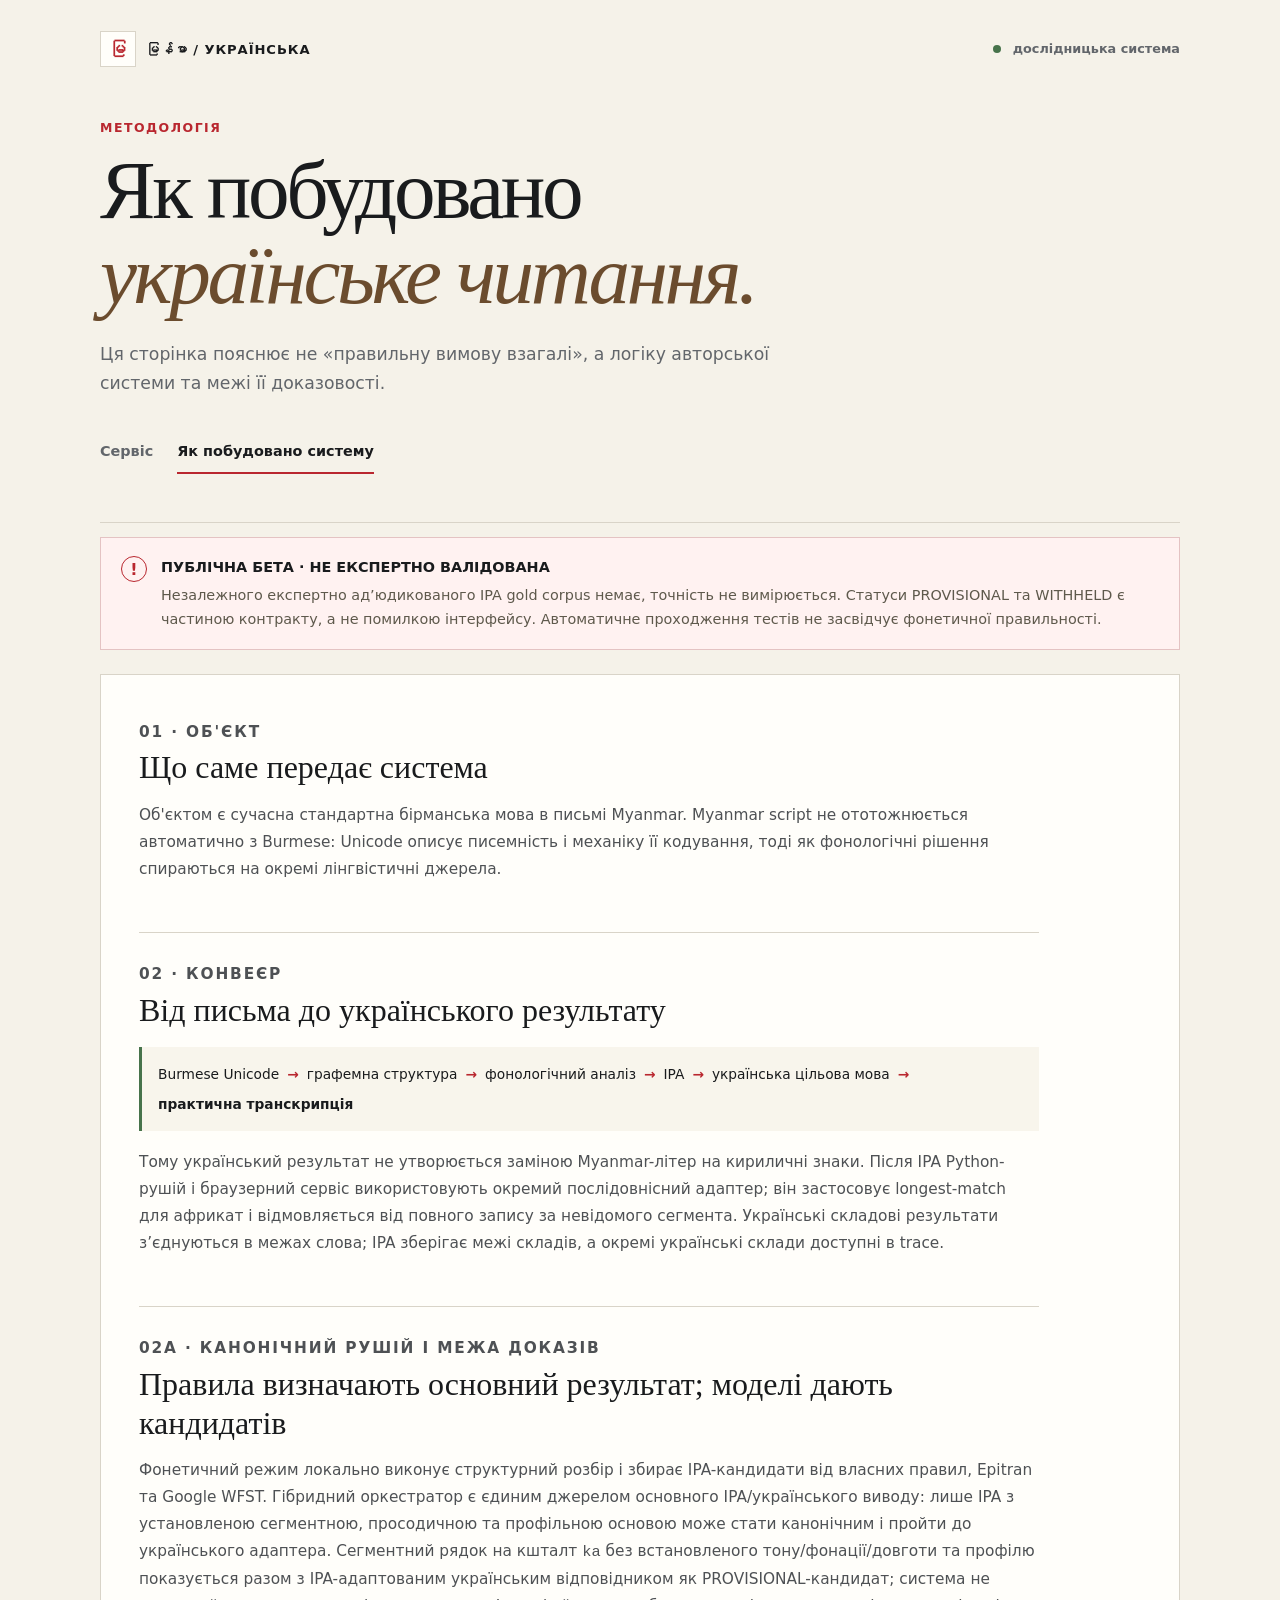
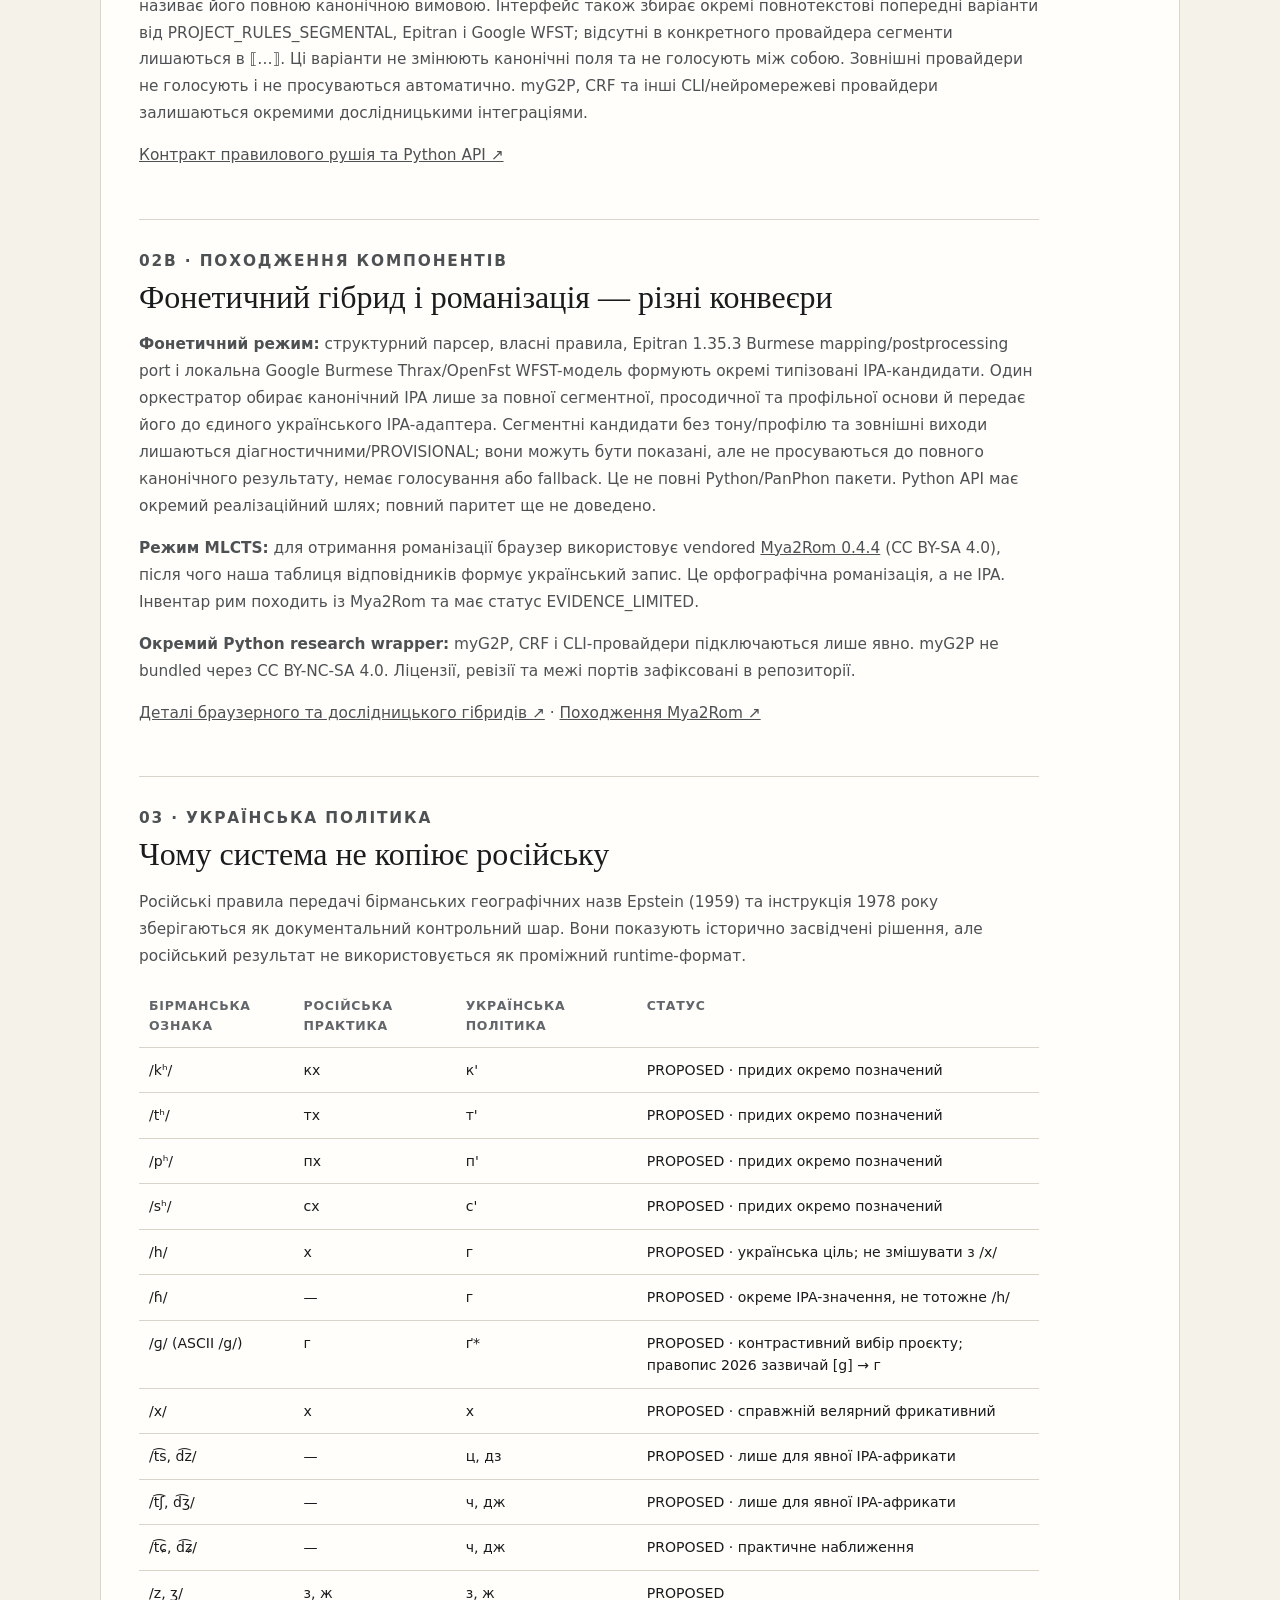
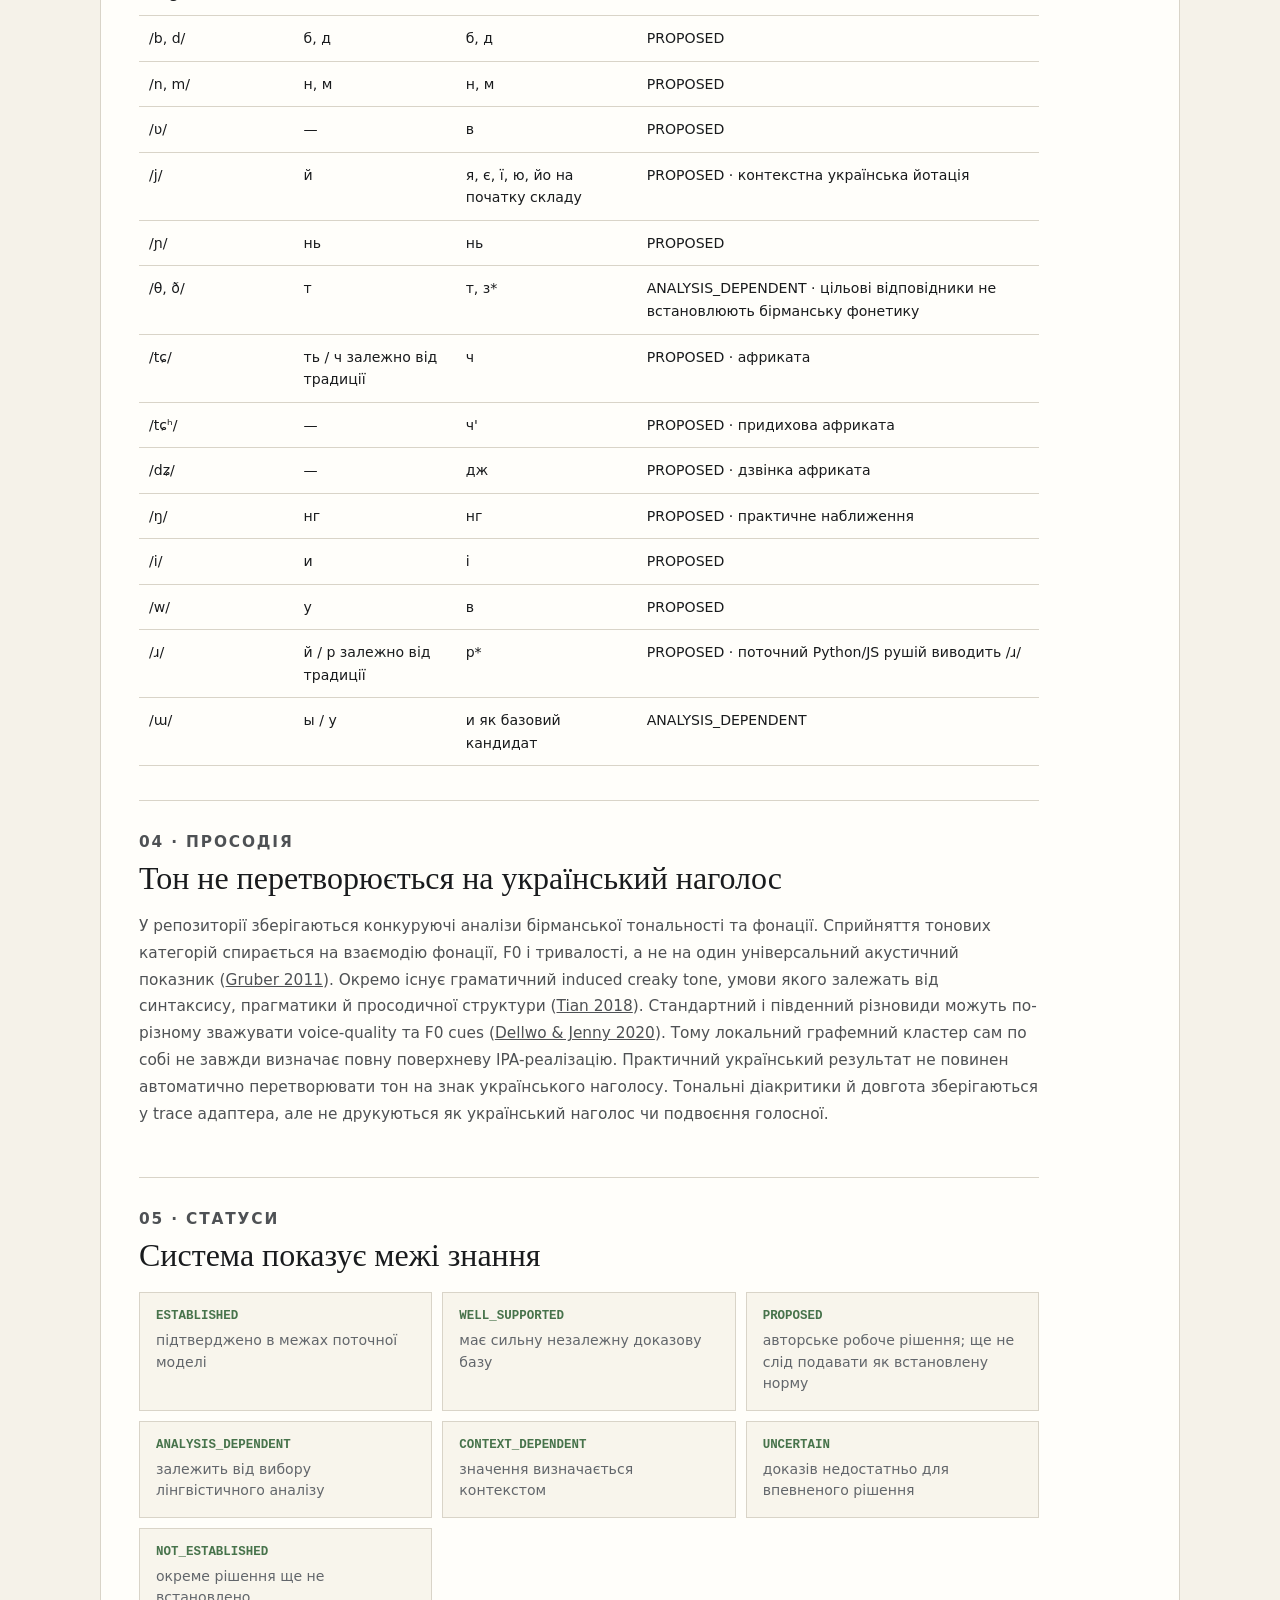
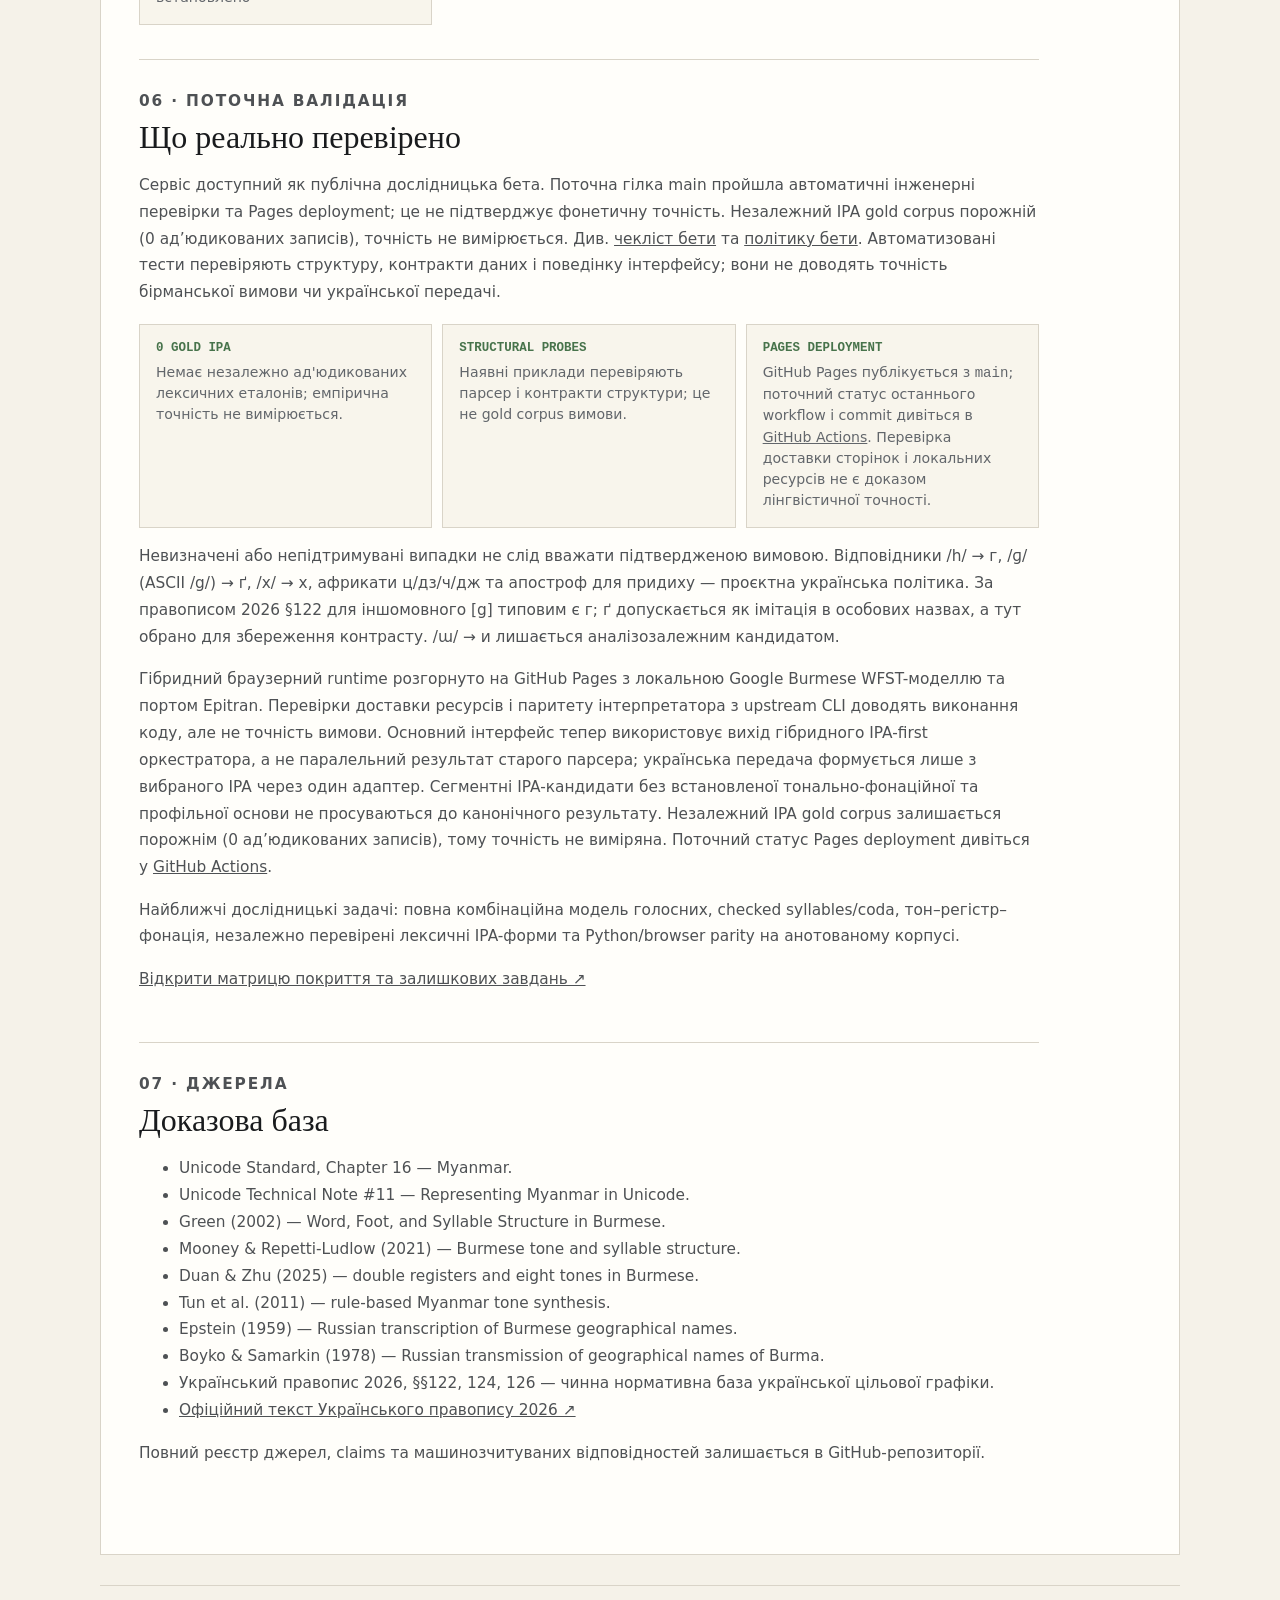
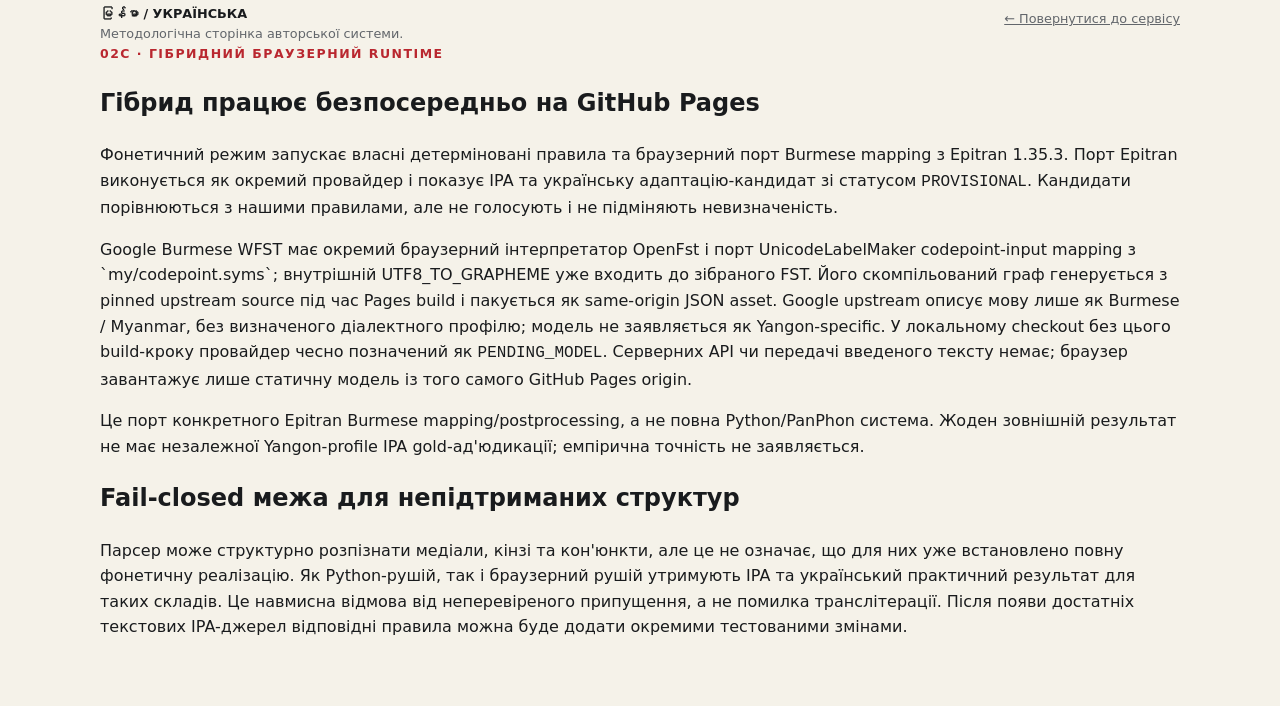
<file: system.html>
<!doctype html>
<html lang="uk">
<head>
<meta charset="UTF-8"><meta name="viewport" content="width=device-width, initial-scale=1">
<meta http-equiv="Content-Security-Policy" content="default-src 'self'; script-src 'self'; style-src 'self'; connect-src 'none'; img-src 'self' data:; font-src 'self'; base-uri 'none'; form-action 'none'; frame-ancestors 'none'; object-src 'none'">
<meta name="description" content="Методологія авторської української практичної системи передачі бірманської мови.">
<title>Система / မြန်မာ → УКРАЇНСЬКА</title>
<link rel="stylesheet" href="./src/web/styles.css?v=20261102-responsive-ui">
</head>
<body>
<a class="skip-link" href="#main-content">Перейти до основного вмісту</a>
<main id="main-content" class="shell" tabindex="-1">
<header class="site-header">
  <div class="topline"><a class="brand" href="./"><span class="brand-mark" aria-hidden="true">မြ</span><span>မြန်မာ / УКРАЇНСЬКА</span></a><span class="local"><i aria-hidden="true"></i> дослідницька система</span></div>
  <div class="hero compact"><p class="eyebrow">Методологія</p><h1>Як побудовано <em>українське читання.</em></h1><p class="subtitle">Ця сторінка пояснює не «правильну вимову взагалі», а логіку авторської системи та межі її доказовості.</p></div>
  <nav class="nav" aria-label="Основна навігація"><a href="./">Сервіс</a><a class="active" href="./system.html">Як побудовано систему</a></nav>
</header>

<section class="issues research-notice" aria-label="Статус публічної бета-версії"><span aria-hidden="true">!</span><div><strong>ПУБЛІЧНА БЕТА · НЕ ЕКСПЕРТНО ВАЛІДОВАНА</strong><p>Незалежного експертно ад’юдикованого IPA gold corpus немає, точність не вимірюється. Статуси PROVISIONAL та WITHHELD є частиною контракту, а не помилкою інтерфейсу. Автоматичне проходження тестів не засвідчує фонетичної правильності.</p></div></section>

<article class="document">
<section><p class="kicker">01 · Об'єкт</p><h2>Що саме передає система</h2><p>Об'єктом є сучасна стандартна бірманська мова в письмі Myanmar. Myanmar script не ототожнюється автоматично з Burmese: Unicode описує писемність і механіку її кодування, тоді як фонологічні рішення спираються на окремі лінгвістичні джерела.</p></section>
<section><p class="kicker">02 · Конвеєр</p><h2>Від письма до українського результату</h2><div class="pipeline"><span>Burmese Unicode</span><b>→</b><span>графемна структура</span><b>→</b><span>фонологічний аналіз</span><b>→</b><span>IPA</span><b>→</b><span>українська цільова мова</span><b>→</b><strong>практична транскрипція</strong></div><p>Тому український результат не утворюється заміною Myanmar-літер на кириличні знаки. Після IPA Python-рушій і браузерний сервіс використовують окремий послідовнісний адаптер; він застосовує longest-match для африкат і відмовляється від повного запису за невідомого сегмента. Українські складові результати з’єднуються в межах слова; IPA зберігає межі складів, а окремі українські склади доступні в trace.</p></section>
<section><p class="kicker">02A · Канонічний рушій і межа доказів</p><h2>Правила визначають основний результат; моделі дають кандидатів</h2><p>Фонетичний режим локально виконує структурний розбір і збирає IPA-кандидати від власних правил, Epitran та Google WFST. Гібридний оркестратор є єдиним джерелом основного IPA/українського виводу: лише IPA з установленою сегментною, просодичною та профільною основою може стати канонічним і пройти до українського адаптера. Сегментний рядок на кшталт <code>ka</code> без встановленого тону/фонації/довготи та профілю показується разом з IPA-адаптованим українським відповідником як PROVISIONAL-кандидат; система не називає його повною канонічною вимовою. Інтерфейс також збирає окремі повнотекстові попередні варіанти від PROJECT_RULES_SEGMENTAL, Epitran і Google WFST; відсутні в конкретного провайдера сегменти лишаються в ⟦…⟧. Ці варіанти не змінюють канонічні поля та не голосують між собою. Зовнішні провайдери не голосують і не просуваються автоматично. myG2P, CRF та інші CLI/нейромережеві провайдери залишаються окремими дослідницькими інтеграціями.</p><p><a href="https://github.com/ClippyFirst/Burmese-Ukrainian-Phonetic-System-/blob/main/docs/DETERMINISTIC-RULE-ENGINE.md">Контракт правилового рушія та Python API ↗</a></p></section><section><p class="kicker">02B · Походження компонентів</p><h2>Фонетичний гібрид і романізація — різні конвеєри</h2><p><strong>Фонетичний режим:</strong> структурний парсер, власні правила, Epitran 1.35.3 Burmese mapping/postprocessing port і локальна Google Burmese Thrax/OpenFst WFST-модель формують окремі типізовані IPA-кандидати. Один оркестратор обирає канонічний IPA лише за повної сегментної, просодичної та профільної основи й передає його до єдиного українського IPA-адаптера. Сегментні кандидати без тону/профілю та зовнішні виходи лишаються діагностичними/PROVISIONAL; вони можуть бути показані, але не просуваються до повного канонічного результату, немає голосування або fallback. Це не повні Python/PanPhon пакети. Python API має окремий реалізаційний шлях; повний паритет ще не доведено.</p><p><strong>Режим MLCTS:</strong> для отримання романізації браузер використовує vendored <a href="https://github.com/myanmaropenwordnet/mya2rom">Mya2Rom 0.4.4</a> (CC BY-SA 4.0), після чого наша таблиця відповідників формує український запис. Це орфографічна романізація, а не IPA. Інвентар рим походить із Mya2Rom та має статус EVIDENCE_LIMITED.</p><p><strong>Окремий Python research wrapper:</strong> myG2P, CRF і CLI-провайдери підключаються лише явно. myG2P не bundled через CC BY-NC-SA 4.0. Ліцензії, ревізії та межі портів зафіксовані в репозиторії.</p><p><a href="https://github.com/ClippyFirst/Burmese-Ukrainian-Phonetic-System-/blob/main/docs/hybrid-engines.md">Деталі браузерного та дослідницького гібридів ↗</a> · <a href="https://github.com/ClippyFirst/Burmese-Ukrainian-Phonetic-System-/blob/main/vendor/mya2rom/NOTICE.md">Походження Mya2Rom ↗</a></p></section>
<section><p class="kicker">03 · Українська політика</p><h2>Чому система не копіює російську</h2><p>Російські правила передачі бірманських географічних назв Epstein (1959) та інструкція 1978 року зберігаються як документальний контрольний шар. Вони показують історично засвідчені рішення, але російський результат не використовується як проміжний runtime-формат.</p><div class="table-wrap"><table><thead><tr><th>Бірманська ознака</th><th>Російська практика</th><th>Українська політика</th><th>Статус</th></tr></thead><tbody>
<tr><td>/kʰ/</td><td>кх</td><td>к'</td><td>PROPOSED · придих окремо позначений</td></tr>
<tr><td>/tʰ/</td><td>тх</td><td>т'</td><td>PROPOSED · придих окремо позначений</td></tr>
<tr><td>/pʰ/</td><td>пх</td><td>п'</td><td>PROPOSED · придих окремо позначений</td></tr>
<tr><td>/sʰ/</td><td>сх</td><td>с'</td><td>PROPOSED · придих окремо позначений</td></tr>
<tr><td>/h/</td><td>х</td><td>г</td><td>PROPOSED · українська ціль; не змішувати з /x/</td></tr>
<tr><td>/ɦ/</td><td>—</td><td>г</td><td>PROPOSED · окреме IPA-значення, не тотожне /h/</td></tr>
<tr><td>/ɡ/ (ASCII /g/)</td><td>г</td><td>ґ*</td><td>PROPOSED · контрастивний вибір проєкту; правопис 2026 зазвичай [g] → г</td></tr>
<tr><td>/x/</td><td>х</td><td>х</td><td>PROPOSED · справжній велярний фрикативний</td></tr>
<tr><td>/t͡s, d͡z/</td><td>—</td><td>ц, дз</td><td>PROPOSED · лише для явної IPA-африкати</td></tr>
<tr><td>/t͡ʃ, d͡ʒ/</td><td>—</td><td>ч, дж</td><td>PROPOSED · лише для явної IPA-африкати</td></tr>
<tr><td>/t͡ɕ, d͡ʑ/</td><td>—</td><td>ч, дж</td><td>PROPOSED · практичне наближення</td></tr>
<tr><td>/z, ʒ/</td><td>з, ж</td><td>з, ж</td><td>PROPOSED</td></tr>
<tr><td>/b, d/</td><td>б, д</td><td>б, д</td><td>PROPOSED</td></tr>
<tr><td>/n, m/</td><td>н, м</td><td>н, м</td><td>PROPOSED</td></tr>
<tr><td>/ʋ/</td><td>—</td><td>в</td><td>PROPOSED</td></tr>
<tr><td>/j/</td><td>й</td><td>я, є, ї, ю, йо на початку складу</td><td>PROPOSED · контекстна українська йотація</td></tr>
<tr><td>/ɲ/</td><td>нь</td><td>нь</td><td>PROPOSED</td></tr>
<tr><td>/θ, ð/</td><td>т</td><td>т, з*</td><td>ANALYSIS_DEPENDENT · цільові відповідники не встановлюють бірманську фонетику</td></tr>
<tr><td>/tɕ/</td><td>ть / ч залежно від традиції</td><td>ч</td><td>PROPOSED · африката</td></tr>
<tr><td>/tɕʰ/</td><td>—</td><td>ч'</td><td>PROPOSED · придихова африката</td></tr>
<tr><td>/dʑ/</td><td>—</td><td>дж</td><td>PROPOSED · дзвінка африката</td></tr>
<tr><td>/ŋ/</td><td>нг</td><td>нг</td><td>PROPOSED · практичне наближення</td></tr>
<tr><td>/i/</td><td>и</td><td>і</td><td>PROPOSED</td></tr>
<tr><td>/w/</td><td>у</td><td>в</td><td>PROPOSED</td></tr>
<tr><td>/ɹ/</td><td>й / р залежно від традиції</td><td>р*</td><td>PROPOSED · поточний Python/JS рушій виводить /ɹ/</td></tr>
<tr><td>/ɯ/</td><td>ы / у</td><td>и як базовий кандидат</td><td>ANALYSIS_DEPENDENT</td></tr>
</tbody></table></div></section>
<section><p class="kicker">04 · Просодія</p><h2>Тон не перетворюється на український наголос</h2><p>У репозиторії зберігаються конкуруючі аналізи бірманської тональності та фонації. Сприйняття тонових категорій спирається на взаємодію фонації, F0 і тривалості, а не на один універсальний акустичний показник (<a href="https://doi.org/10.3765/exabs.v0i0.557">Gruber 2011</a>). Окремо існує граматичний induced creaky tone, умови якого залежать від синтаксису, прагматики й просодичної структури (<a href="https://doi.org/10.1075/ltba.18007.tia">Tian 2018</a>). Стандартний і південний різновиди можуть по-різному зважувати voice-quality та F0 cues (<a href="https://doi.org/10.1121/1.5147395">Dellwo &amp; Jenny 2020</a>). Тому локальний графемний кластер сам по собі не завжди визначає повну поверхневу IPA-реалізацію. Практичний український результат не повинен автоматично перетворювати тон на знак українського наголосу. Тональні діакритики й довгота зберігаються у trace адаптера, але не друкуються як український наголос чи подвоєння голосної.</p></section>
<section><p class="kicker">05 · Статуси</p><h2>Система показує межі знання</h2><div class="status-grid"><div><b>ESTABLISHED</b><span>підтверджено в межах поточної моделі</span></div><div><b>WELL_SUPPORTED</b><span>має сильну незалежну доказову базу</span></div><div><b>PROPOSED</b><span>авторське робоче рішення; ще не слід подавати як встановлену норму</span></div><div><b>ANALYSIS_DEPENDENT</b><span>залежить від вибору лінгвістичного аналізу</span></div><div><b>CONTEXT_DEPENDENT</b><span>значення визначається контекстом</span></div><div><b>UNCERTAIN</b><span>доказів недостатньо для впевненого рішення</span></div><div><b>NOT_ESTABLISHED</b><span>окреме рішення ще не встановлено</span></div></div></section>
<section id="validation-status"><p class="kicker">06 · Поточна валідація</p><h2>Що реально перевірено</h2><p>Сервіс доступний як публічна дослідницька бета. Поточна гілка main пройшла автоматичні інженерні перевірки та Pages deployment; це не підтверджує фонетичну точність. Незалежний IPA gold corpus порожній (0 ад’юдикованих записів), точність не вимірюється. Див. <a href="./docs/BETA-RELEASE-CHECKLIST.md">чекліст бети</a> та <a href="./docs/BETA-RELEASE-POLICY.md">політику бети</a>. Автоматизовані тести перевіряють структуру, контракти даних і поведінку інтерфейсу; вони не доводять точність бірманської вимови чи української передачі.</p><div class="status-grid"><div><b>0 GOLD IPA</b><span>Немає незалежно ад'юдикованих лексичних еталонів; емпірична точність не вимірюється.</span></div><div><b>STRUCTURAL PROBES</b><span>Наявні приклади перевіряють парсер і контракти структури; це не gold corpus вимови.</span></div><div><b>PAGES DEPLOYMENT</b><span>GitHub Pages публікується з <code>main</code>; поточний статус останнього workflow і commit дивіться в <a href="https://github.com/ClippyFirst/Burmese-Ukrainian-Phonetic-System-/actions">GitHub Actions</a>. Перевірка доставки сторінок і локальних ресурсів не є доказом лінгвістичної точності.</span></div></div><p>Невизначені або непідтримувані випадки не слід вважати підтвердженою вимовою. Відповідники /h/ → г, /ɡ/ (ASCII /g/) → ґ, /x/ → х, африкати ц/дз/ч/дж та апостроф для придиху — проєктна українська політика. За правописом 2026 §122 для іншомовного [g] типовим є г; ґ допускається як імітація в особових назвах, а тут обрано для збереження контрасту. /ɯ/ → и лишається аналізозалежним кандидатом.</p><p>Гібридний браузерний runtime розгорнуто на GitHub Pages з локальною Google Burmese WFST-моделлю та портом Epitran. Перевірки доставки ресурсів і паритету інтерпретатора з upstream CLI доводять виконання коду, але не точність вимови. Основний інтерфейс тепер використовує вихід гібридного IPA-first оркестратора, а не паралельний результат старого парсера; українська передача формується лише з вибраного IPA через один адаптер. Сегментні IPA-кандидати без встановленої тонально-фонаційної та профільної основи не просуваються до канонічного результату. Незалежний IPA gold corpus залишається порожнім (0 ад’юдикованих записів), тому точність не виміряна. Поточний статус Pages deployment дивіться у <a href="https://github.com/ClippyFirst/Burmese-Ukrainian-Phonetic-System-/actions">GitHub Actions</a>.</p><p>Найближчі дослідницькі задачі: повна комбінаційна модель голосних, checked syllables/coda, тон–регістр–фонація, незалежно перевірені лексичні IPA-форми та Python/browser parity на анотованому корпусі.</p><p><a href="https://github.com/ClippyFirst/Burmese-Ukrainian-Phonetic-System-/blob/main/docs/audits/current/EXECUTION-STATUS-MATRIX-2026-10-21.md" target="_blank" rel="noreferrer">Відкрити матрицю покриття та залишкових завдань ↗</a></p></section>
<section><p class="kicker">07 · Джерела</p><h2>Доказова база</h2><ul><li>Unicode Standard, Chapter 16 — Myanmar.</li><li>Unicode Technical Note #11 — Representing Myanmar in Unicode.</li><li>Green (2002) — Word, Foot, and Syllable Structure in Burmese.</li><li>Mooney & Repetti-Ludlow (2021) — Burmese tone and syllable structure.</li><li>Duan & Zhu (2025) — double registers and eight tones in Burmese.</li><li>Tun et al. (2011) — rule-based Myanmar tone synthesis.</li><li>Epstein (1959) — Russian transcription of Burmese geographical names.</li><li>Boyko & Samarkin (1978) — Russian transmission of geographical names of Burma.</li><li>Український правопис 2026, §§122, 124, 126 — чинна нормативна база української цільової графіки.</li>
<li><a href="https://mon.gov.ua/static-objects/mon/sites/1/zagalna%20serednya/Pravopys.2019/ukrayinskii-pravopis-oficiine-vidannia-2026.pdf" target="_blank" rel="noreferrer">Офіційний текст Українського правопису 2026 ↗</a></li></ul><p>Повний реєстр джерел, claims та машинозчитуваних відповідностей залишається в GitHub-репозиторії.</p></section>
</article>
<footer class="footer"><div><strong>မြန်မာ / УКРАЇНСЬКА</strong><span>Методологічна сторінка авторської системи.</span></div><div><a href="./">← Повернутися до сервісу</a></div></footer>
<section id="browser-hybrid-runtime" class="method-section">
  <p class="eyebrow">02C · Гібридний браузерний runtime</p>
  <h2>Гібрид працює безпосередньо на GitHub Pages</h2>
  <p>Фонетичний режим запускає власні детерміновані правила та браузерний порт Burmese mapping з Epitran 1.35.3. Порт Epitran виконується як окремий провайдер і показує IPA та українську адаптацію-кандидат зі статусом <code>PROVISIONAL</code>. Кандидати порівнюються з нашими правилами, але не голосують і не підміняють невизначеність.</p>
  <p>Google Burmese WFST має окремий браузерний інтерпретатор OpenFst і порт UnicodeLabelMaker codepoint-input mapping з `my/codepoint.syms`; внутрішній UTF8_TO_GRAPHEME уже входить до зібраного FST. Його скомпільований граф генерується з pinned upstream source під час Pages build і пакується як same-origin JSON asset. Google upstream описує мову лише як Burmese / Myanmar, без визначеного діалектного профілю; модель не заявляється як Yangon-specific. У локальному checkout без цього build-кроку провайдер чесно позначений як <code>PENDING_MODEL</code>. Серверних API чи передачі введеного тексту немає; браузер завантажує лише статичну модель із того самого GitHub Pages origin.</p>
  <p>Це порт конкретного Epitran Burmese mapping/postprocessing, а не повна Python/PanPhon система. Жоден зовнішній результат не має незалежної Yangon-profile IPA gold-ад'юдикації; емпірична точність не заявляється.</p>
</section>
<section id="fail-closed-ipa" class="method-section">
  <h2>Fail-closed межа для непідтриманих структур</h2>
  <p>Парсер може структурно розпізнати медіали, кінзі та кон'юнкти, але це не означає, що для них уже встановлено повну фонетичну реалізацію. Як Python-рушій, так і браузерний рушій утримують IPA та український практичний результат для таких складів. Це навмисна відмова від неперевіреного припущення, а не помилка транслітерації. Після появи достатніх текстових IPA-джерел відповідні правила можна буде додати окремими тестованими змінами.</p>
</section>
</main>
</body>
</html>
</file>
<file: src/web/styles.css>
:root{
  color-scheme:light;
  --ink:#191b1d;--muted:#62666b;--paper:#f5f2e9;--surface:#fffefa;
  --line:#d9d4c8;--red:#b9272f;--gold:#e7c34c;--green:#47734b;
  --soft:#f8f5ec;--focus:#2459a6;--content:1080px;
}
*{box-sizing:border-box}
html{scroll-behavior:smooth;scroll-padding-top:20px}
body{margin:0;background:var(--paper);color:var(--ink);font:16px/1.6 system-ui,-apple-system,"Segoe UI","Noto Sans",Arial,sans-serif}
a{color:inherit}
button,textarea,select{font:inherit}
button:focus-visible,a:focus-visible,textarea:focus-visible,select:focus-visible{outline:3px solid var(--focus);outline-offset:3px}
[hidden]{display:none!important}
.shell{width:min(var(--content),calc(100% - 48px));margin:0 auto;padding:28px 0 52px}
.site-header{padding-bottom:28px;border-bottom:1px solid var(--line)}
.topline{display:flex;align-items:center;justify-content:space-between;gap:20px;min-height:42px}
.brand{display:inline-flex;align-items:center;gap:10px;text-decoration:none;font-size:.82rem;font-weight:800;letter-spacing:.07em}
.brand-mark{display:grid;place-items:center;width:36px;height:36px;border:1px solid var(--line);background:var(--surface);color:var(--red);font-size:1.05rem}
.local{color:var(--muted);font-size:.8rem;font-weight:650}
.local i{display:inline-block;width:8px;height:8px;margin-right:7px;border-radius:50%;background:var(--green)}
.hero{max-width:820px;padding:64px 0 34px}
.hero.compact{padding-top:48px;padding-bottom:28px}
.eyebrow,.kicker{margin:0 0 10px;color:var(--red);font-size:.78rem;font-weight:800;letter-spacing:.12em;text-transform:uppercase}
.hero h1{max-width:900px;margin:0;font:500 clamp(2.8rem,6.5vw,5.25rem)/1.02 Georgia,"Times New Roman",serif;letter-spacing:-.04em}
.hero h1 em{color:#6b4c2e;font-style:italic}
.subtitle{max-width:700px;margin:22px 0 0;color:var(--muted);font-size:1.08rem;line-height:1.7}
.nav{display:flex;flex-wrap:wrap;gap:8px 24px;margin:4px 0 20px}
.nav a{display:inline-flex;align-items:center;min-height:44px;border-bottom:2px solid transparent;color:var(--muted);font-size:.9rem;font-weight:700;text-decoration:none}
.nav a:hover,.nav a.active{border-color:var(--red);color:var(--ink)}
.research-notice,.issues{display:flex;align-items:flex-start;gap:14px;padding:18px 20px;border:1px solid #e3d39b;background:#fff9e7}
.research-notice>span,.issues>span{display:grid;place-items:center;flex:0 0 26px;width:26px;height:26px;border:1px solid var(--red);border-radius:50%;color:var(--red);font-weight:900}
.research-notice strong,.issues strong{display:block;font-size:.9rem}
.research-notice>div,.issues>div{min-width:0}
.research-notice p,.issues p{margin:5px 0 0;color:#5e594c;font-size:.9rem;line-height:1.6;overflow-wrap:anywhere}
.research-notice a{color:#8c2028;font-weight:750}
.workspace,.results,.document{margin-top:24px;border:1px solid var(--line);background:var(--surface)}
.workspace,.results{padding:clamp(18px,3vw,28px)}
.bar{display:flex;align-items:center;justify-content:space-between;gap:16px}
.section-title{display:flex;align-items:center;gap:13px}
.section-number{display:grid;place-items:center;width:34px;height:34px;background:var(--gold);font:800 .8rem ui-monospace,monospace}
.kicker{margin-bottom:3px;color:var(--muted);font-size:.72rem}
.bar h2{margin:0;font-size:1.2rem;line-height:1.25}
.count,.result-note{color:var(--muted);font:650 .8rem ui-monospace,monospace}
.input-frame{position:relative;margin-top:18px;border:1px solid #aaa69d;background:#fff}
textarea{display:block;width:100%;min-height:190px;padding:22px 22px 48px;border:0;resize:vertical;background:transparent;color:var(--ink);font:1.8rem/1.8 "Noto Sans Myanmar","Myanmar Text",system-ui,sans-serif}
textarea:focus{outline:2px solid var(--red);outline-offset:-2px}
textarea::placeholder{color:var(--muted);opacity:1}
.input-hint{position:absolute;right:16px;bottom:12px;left:16px;display:flex;justify-content:space-between;gap:12px;color:#77766f;font-size:.78rem;pointer-events:none}
.controls{display:flex;flex-wrap:wrap;justify-content:flex-end;gap:10px;margin-top:14px}
.button,.copy{display:inline-flex;align-items:center;justify-content:center;min-height:44px;padding:8px 15px;border:1px solid #aaa69d;background:transparent;color:var(--ink);font-size:.88rem;font-weight:750;text-decoration:none;cursor:pointer}
.button.primary{border-color:var(--red);background:var(--red);color:#fff}
.button.primary:hover{background:#98212a}
.button.secondary:hover,.copy:hover{background:var(--soft)}
.empty{display:grid;grid-template-columns:auto 1fr;align-items:center;gap:16px;margin-top:14px;padding:22px;border:1px solid var(--line);background:var(--surface)}
.empty-glyph{display:grid;place-items:center;width:46px;height:46px;border:1px solid var(--line);color:var(--green);font-size:1.2rem}
.empty strong,.empty div span{display:block}
.empty strong{font-size:.95rem}
.empty div span{margin-top:3px;color:var(--muted);font-size:.88rem}
.results{display:grid;grid-template-columns:repeat(2,minmax(0,1fr));gap:12px;background:#f9f7f0}
.results>.bar{grid-column:1/-1;margin-bottom:2px}
.result-card{min-width:0;padding:20px;border:1px solid var(--line);background:var(--surface)}
.primary-result,.result-card:last-child{grid-column:1/-1}
.primary-result{border-top:4px solid var(--red)}
.result-meta{display:grid;grid-template-columns:34px minmax(0,1fr) auto;align-items:start;gap:12px}
.result-index{color:var(--green);font:800 .78rem ui-monospace,monospace}
.result-meta h3{margin:0;font-size:1rem;line-height:1.35}
.result-meta p{margin:5px 0 0;color:var(--muted);font-size:.88rem;line-height:1.5}
.copy{min-height:40px;padding:6px 11px;font-size:.82rem}
.result-value{min-height:1.7em;margin:18px 0 0;white-space:pre-wrap;overflow-wrap:anywhere;font-size:clamp(1.35rem,2.8vw,1.85rem);line-height:1.7}
[lang="und-fonipa"]{font-family:"Charis SIL","Doulos SIL","DejaVu Sans","Noto Sans",sans-serif;font-feature-settings:"ccmp" 1,"mark" 1,"mkmk" 1;font-synthesis:none;unicode-bidi: isolate;overflow-wrap:anywhere}
.result-value.ipa{font-size:clamp(1.15rem,2.3vw,1.5rem);font-family:"Charis SIL","Doulos SIL","DejaVu Sans","Noto Sans",sans-serif;font-feature-settings:"ccmp" 1,"mark" 1,"mkmk" 1;font-synthesis:none;unicode-bidi: isolate}
.status-line{margin:12px 0 0;color:var(--muted);font-size:.82rem;line-height:1.55}
.candidate-previews{margin-top:18px;padding:16px;border:1px dashed var(--line);background:var(--soft)}
.candidate-previews h4{margin:0;font-size:.9rem;line-height:1.4}
.candidate-previews>.status-line{margin:7px 0 12px}
.candidate-preview{padding:12px 0;border-top:1px solid var(--line)}
.candidate-preview strong{font:750 .78rem ui-monospace,monospace;letter-spacing:.02em}
.candidate-preview-value{margin:6px 0;font-size:1.2rem;line-height:1.6;overflow-wrap:anywhere;white-space:pre-wrap}
.candidate-preview small{color:var(--muted);font-size:.78rem;line-height:1.5}
.syllables{margin-top:16px;border-top:1px solid var(--line)}
.syllable{display:grid;grid-template-columns:minmax(90px,140px) minmax(0,1fr);gap:10px;padding:12px 0;border-bottom:1px solid var(--line);font-size:.88rem}
.syllable strong{font-family:ui-monospace,monospace}
.syllable span{color:var(--muted)}
.syllable small{grid-column:2;color:#8b6330;font-size:.82rem}
.issues{margin-top:14px;border-color:#e4c3c3;background:#fff2f1}
.issues>span{border-color:var(--red)}
.feedback{display:flex;align-items:center;justify-content:space-between;gap:28px;margin-top:24px;padding:24px;border:1px solid var(--line);background:var(--surface)}
.feedback h2{margin:0;font:500 1.45rem/1.25 Georgia,"Times New Roman",serif}
.feedback p:last-child{max-width:720px;margin:9px 0 0;color:var(--muted);font-size:.92rem;line-height:1.65}
.footer{display:grid;grid-template-columns:1fr 1fr;gap:24px;margin-top:30px;padding-top:18px;border-top:1px solid var(--line);color:var(--muted);font-size:.8rem;line-height:1.55}
.footer div:last-child{text-align:right}
.footer strong{display:block;color:var(--ink)}
.footer a{display:inline-block;margin-top:5px}
.document{padding:clamp(22px,4vw,38px);overflow-x:hidden}
.document section{max-width:900px;padding:6px 0 34px}
.document section+section{padding-top:28px;border-top:1px solid var(--line)}
.document h2{margin:0 0 14px;font:500 clamp(1.5rem,3vw,2rem)/1.2 Georgia,"Times New Roman",serif}
.document p,.document li{color:#4e5154;font-size:.96rem;line-height:1.75}
.document table{width:100%;border-collapse:collapse;font-size:.88rem}
.document th,.document td{padding:11px 10px;text-align:left;border-bottom:1px solid var(--line);vertical-align:top}
.document th{color:var(--muted);font-size:.78rem;letter-spacing:.06em;text-transform:uppercase}
.pipeline{display:flex;flex-wrap:wrap;align-items:center;gap:8px;margin:18px 0;padding:16px;border-left:3px solid var(--green);background:var(--soft);font-size:.86rem;line-height:1.6}
.pipeline b{color:var(--red)}
.table-wrap{display:block;width:100%;min-width:0;max-width:100%;overflow-x:auto}
.status-grid{display:grid;grid-template-columns:repeat(3,minmax(0,1fr));gap:10px;margin-top:18px}
.status-grid div{padding:16px;border:1px solid var(--line);background:var(--soft)}
.status-grid b{display:block;color:var(--green);font:800 .78rem ui-monospace,monospace}
.status-grid span{display:block;margin-top:7px;color:var(--muted);font-size:.88rem;line-height:1.5}
.skip-link{position:absolute;z-index:1000;top:12px;left:12px;transform:translateY(-180%);padding:10px 14px;border:2px solid var(--focus);background:var(--surface);color:var(--ink);font-weight:750;text-decoration:none}
.skip-link:focus{position:fixed;transform:none;outline:3px solid var(--focus);outline-offset:3px}
.sr-only{position:absolute!important;width:1px!important;height:1px!important;margin:-1px!important;overflow:hidden!important;clip:rect(0,0,0,0)!important;white-space:nowrap!important;border:0!important}
@media(max-width:760px){
  .shell{width:calc(100% - 28px);padding-top:18px}
  .topline{align-items:flex-start;flex-wrap:wrap}
  .local{display:none}
  .hero{padding:42px 0 26px}
  .hero.compact{padding-top:32px}
  .hero h1{font-size:clamp(2.5rem,10.5vw,3.7rem);line-height:1.06}
  .subtitle{font-size:1rem}
  .bar{align-items:flex-start}
  .workspace,.results{padding:16px}
  .results{grid-template-columns:minmax(0,1fr)}
  .results>.bar,.primary-result,.result-card:last-child{grid-column:auto}
  .result-meta{grid-template-columns:28px minmax(0,1fr)}
  .result-meta .copy{grid-column:2;justify-self:start}
  .controls{justify-content:stretch}
  .controls>*{flex:1 1 145px}
  .feedback{align-items:stretch;flex-direction:column}
  .footer{grid-template-columns:1fr}
  .footer div:last-child{text-align:left}
  .document{padding:20px}
  .status-grid{grid-template-columns:1fr}
  .syllable{grid-template-columns:1fr}
  .syllable small{grid-column:1}
}
@media(prefers-reduced-motion:reduce){html{scroll-behavior:auto}}

/* Quick transcription first; research details are progressive disclosures. */
.research-notice-collapsed{display:block;margin-top:14px;padding:10px 14px;border:1px solid var(--line);background:var(--surface)}
.research-notice-collapsed summary{display:flex;align-items:center;justify-content:space-between;gap:12px;cursor:pointer;list-style:none}
.research-notice-collapsed summary::-webkit-details-marker{display:none}
.research-notice-collapsed summary strong{font-size:.84rem}.research-notice-collapsed summary span{color:var(--muted);font-size:.8rem}
.research-notice-collapsed>div{max-width:900px;padding:8px 0 2px;color:var(--muted);font-size:.86rem}
.research-drawer{grid-column:1/-1;margin-top:14px;border:1px solid var(--line);background:var(--surface)}
.research-drawer>summary{display:flex;align-items:center;min-height:64px;padding:12px 18px;cursor:pointer;list-style:none}
.research-drawer>summary::-webkit-details-marker{display:none}.research-drawer>summary::after{content:'+';margin-left:auto;color:var(--red);font-size:1.35rem;font-weight:700}.research-drawer[open]>summary::after{content:'−'}
.research-drawer>summary strong,.research-drawer>summary small{display:block}.research-drawer>summary strong{font-size:.96rem}.research-drawer>summary small{margin-top:3px;color:var(--muted);font-size:.82rem}
.research-drawer-content{display:grid;gap:12px;padding:0 16px 18px}.research-drawer-content>.result-card{margin:0}
@media(max-width:640px){.research-notice-collapsed summary{align-items:flex-start;flex-direction:column;gap:3px}.research-drawer>summary{padding:12px}}
</file>
